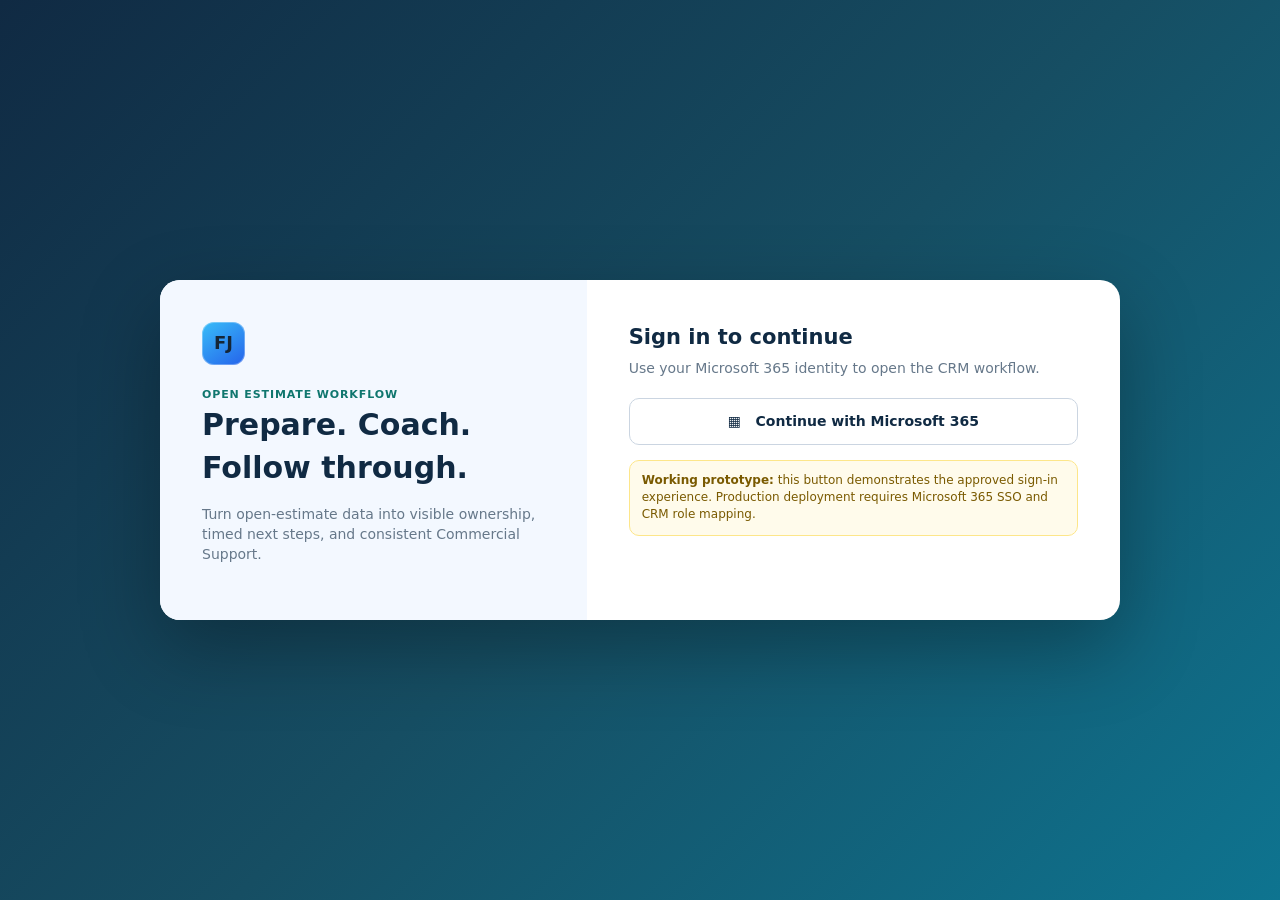
<file: crm/index.html>
<!doctype html>
<html lang="en">
<head>
  <meta charset="utf-8">
  <meta name="viewport" content="width=device-width,initial-scale=1">
  <meta name="description" content="CertaPro open estimate CRM workflow prototype">
  <title>Open Estimate CRM Workflow</title>
  <link rel="stylesheet" href="styles.css">
</head>
<body>
  <div id="app" class="app-shell"></div>
  <div id="toast" class="toast" role="status" aria-live="polite"></div>

  <script src="../data/jobs-01.js"></script><script src="../data/jobs-02.js"></script>
  <script src="../data/jobs-03.js"></script><script src="../data/jobs-04.js"></script>
  <script src="../data/jobs-05.js"></script><script src="../data/jobs-06.js"></script>
  <script src="../data/jobs-07.js"></script><script src="../data/jobs-08.js"></script>
  <script src="../data/jobs-09.js"></script><script src="../data/jobs-10.js"></script>
  <script src="../data/jobs-11.js"></script><script src="../data/jobs-12.js"></script>
  <script src="../data/jobs-13.js"></script><script src="../data/jobs-14.js"></script>
  <script src="../data/jobs-15.js"></script><script src="../data/jobs-16.js"></script>
  <script src="../data/jobs-17.js"></script><script src="../data/jobs-18.js"></script>
  <script src="app.js"></script>
</body>
</html>
</file>
<file: crm/styles.css>
:root{--navy:#102a43;--navy2:#164e63;--blue:#2563eb;--cyan:#0891b2;--teal:#0f766e;--ink:#152536;--muted:#66788a;--line:#dce4eb;--bg:#f3f6f9;--card:#fff;--green:#047857;--amber:#b45309;--red:#b42318;--shadow:0 10px 30px rgba(16,42,67,.08)}
*{box-sizing:border-box}html{background:var(--bg)}body{margin:0;background:var(--bg);color:var(--ink);font:14px/1.45 Inter,ui-sans-serif,system-ui,-apple-system,"Segoe UI",sans-serif}button,input,select,textarea{font:inherit}button{cursor:pointer}.app-shell{min-height:100vh}.topbar{background:linear-gradient(118deg,var(--navy),var(--navy2));color:#fff;padding:17px clamp(16px,3vw,36px);display:flex;align-items:center;justify-content:space-between;gap:20px;box-shadow:0 4px 18px rgba(16,42,67,.22);position:sticky;top:0;z-index:8}.brand{display:flex;align-items:center;gap:13px}.logo{width:43px;height:43px;border-radius:12px;background:linear-gradient(145deg,#38bdf8,var(--blue));display:grid;place-items:center;font-weight:900;font-size:18px;box-shadow:inset 0 0 0 1px rgba(255,255,255,.3)}.brand h1{font-size:20px;line-height:1.15;margin:0}.brand p{margin:4px 0 0;color:#cfe7f3;font-size:12px}.top-actions{display:flex;align-items:center;gap:9px}.sync,.identity{display:flex;align-items:center;gap:8px;background:rgba(255,255,255,.1);border:1px solid rgba(255,255,255,.2);padding:7px 11px;border-radius:99px;font-size:12px}.avatar{width:28px;height:28px;border-radius:99px;background:linear-gradient(145deg,#38bdf8,#0e7490);display:grid;place-items:center;font-weight:850;font-size:10px}.rolebar{display:flex;align-items:center;justify-content:space-between;gap:15px;padding:9px clamp(16px,3vw,36px);background:#e8f2f8;border-bottom:1px solid #cfe0ea;color:#35576a;font-size:12px}.role-switch{display:flex;align-items:center;gap:7px;flex-wrap:wrap}.role-switch span{font-size:10px;letter-spacing:.06em;text-transform:uppercase;font-weight:850;color:#5b7d90}.role-chip{border:1px solid #bcd3e0;background:#fff;color:#35576a;border-radius:99px;padding:6px 12px;font-weight:750}.role-chip.active{background:#0e7490;color:#fff;border-color:#0e7490}.app-grid{max-width:1720px;margin:auto;display:grid;grid-template-columns:220px minmax(0,1fr);gap:22px;padding:24px clamp(14px,3vw,36px)}.nav-card,.card{background:var(--card);border:1px solid #e5ebf0;border-radius:16px;box-shadow:var(--shadow)}.nav-card{padding:12px;align-self:start;position:sticky;top:116px}.nav-label{padding:7px 10px 9px;font-size:10px;letter-spacing:.08em;text-transform:uppercase;color:var(--muted);font-weight:850}.nav-btn{width:100%;border:0;background:transparent;color:#43566a;border-radius:10px;padding:10px 11px;text-align:left;font-weight:750;margin-bottom:3px;display:flex;align-items:center;gap:9px}.nav-btn:hover{background:#f3f8ff}.nav-btn.active{background:#e8f2f8;color:#0e7490}.nav-icon{width:20px;text-align:center}.nav-count{margin-left:auto;min-width:22px;text-align:center;background:#eef2f6;border-radius:99px;font-size:11px;padding:2px 6px}.nav-btn.active .nav-count{background:#fff}.content{min-width:0}.page-head{display:flex;justify-content:space-between;align-items:flex-end;gap:18px;margin-bottom:17px}.eyebrow{font-size:11px;letter-spacing:.08em;text-transform:uppercase;color:var(--teal);font-weight:850}.page-head h2{font-size:26px;line-height:1.12;margin:4px 0 3px;color:var(--navy)}.page-head p{margin:0;color:var(--muted)}.btn{border:1px solid #cbd5e1;background:#fff;color:var(--navy);font-weight:750;border-radius:9px;padding:8px 11px}.btn:hover{background:#f8fafc}.btn.primary{border:0;background:linear-gradient(115deg,var(--blue),#0e7490);color:#fff}.btn.danger{color:var(--red);border-color:#fecaca}.btn:disabled{opacity:.45;cursor:not-allowed}.kpis{display:grid;grid-template-columns:repeat(5,minmax(0,1fr));gap:13px;margin-bottom:18px}.kpi{padding:16px 17px}.kpi-label{font-size:10px;text-transform:uppercase;letter-spacing:.07em;color:var(--muted);font-weight:850}.kpi-value{font-size:25px;letter-spacing:-.03em;font-weight:850;margin-top:4px;color:var(--navy)}.kpi-note{font-size:11px;color:#8a9aaa;margin-top:1px}.pipeline-layout{display:grid;grid-template-columns:275px minmax(0,1fr);gap:18px;align-items:start}.filters{padding:18px;position:sticky;top:116px}.filter-head{display:flex;align-items:center;justify-content:space-between;margin-bottom:14px}.filter-head h3{font-size:15px;margin:0}.link-btn{border:0;background:transparent;color:var(--blue);font-weight:750;padding:3px}.field{margin-bottom:12px}.field label{display:block;font-size:10px;letter-spacing:.06em;text-transform:uppercase;color:var(--muted);font-weight:850;margin-bottom:5px}.field select,.field input,.field textarea{width:100%;min-height:40px;border:1px solid #ccd7e1;border-radius:9px;background:#fff;padding:8px 10px;color:var(--ink);outline:none}.field textarea{min-height:92px;resize:vertical}.field select:focus,.field input:focus,.field textarea:focus{border-color:#60a5fa;box-shadow:0 0 0 3px rgba(37,99,235,.12)}.saved-title{font-size:10px;text-transform:uppercase;letter-spacing:.06em;color:var(--muted);font-weight:850;margin:17px 0 8px;padding-top:14px;border-top:1px solid var(--line)}.saved-view{width:100%;display:flex;align-items:center;justify-content:space-between;gap:8px;border:1px solid var(--line);background:#fff;border-radius:9px;padding:8px 10px;margin-bottom:6px;text-align:left;font-size:12px;font-weight:700}.saved-view b{font-size:11px}.table-card{overflow:hidden}.toolbar{padding:14px 16px;display:flex;justify-content:space-between;align-items:center;gap:12px;border-bottom:1px solid var(--line)}.toolbar-title{font-weight:850;font-size:15px}.toolbar-note{font-size:12px;color:var(--muted);margin-top:2px}.toolbar-actions{display:flex;gap:7px;align-items:center;flex-wrap:wrap}.table-scroll{overflow:auto;max-height:650px}.jobs{width:100%;border-collapse:separate;border-spacing:0;min-width:1010px}.jobs th{position:sticky;top:0;z-index:1;background:#f8fafc;color:#526577;font-size:10px;text-transform:uppercase;letter-spacing:.06em;padding:10px 12px;border-bottom:1px solid var(--line);text-align:left}.jobs td{padding:11px 12px;border-bottom:1px solid #edf1f5;vertical-align:middle}.jobs tr[data-job]{cursor:pointer}.jobs tr[data-job]:hover{background:#f3f8ff}.job-link{font-weight:800;color:#1d4ed8;white-space:nowrap}.franchise{font-weight:700}.subtext{font-size:11px;color:var(--muted)}.money,.days{font-weight:800;font-variant-numeric:tabular-nums}.align-right{text-align:right!important}.pill{display:inline-flex;border-radius:99px;padding:4px 8px;font-size:11px;font-weight:800;white-space:nowrap}.pill.current-estimate{background:#dbeafe;color:#1d4ed8}.pill.landed-job,.pill.completed,.pill.paid{background:#d1fae5;color:#047857}.pill.dead{background:#fee2e2;color:#b42318}.pill.in-progress,.pill.schedule,.pill.pre-schedule{background:#fef3c7;color:#9a5b07}.note-dot{display:inline-block;width:8px;height:8px;border-radius:50%;background:#e2e8f0;margin-right:7px}.note-dot.unread{background:var(--teal);box-shadow:0 0 0 3px rgba(15,118,110,.16)}.empty{padding:55px 20px;text-align:center;color:var(--muted)}.pagination{padding:12px 16px;display:flex;justify-content:space-between;align-items:center;color:var(--muted);font-size:12px}.backdrop{position:fixed;inset:0;background:rgba(15,23,42,.42);z-index:20}.drawer{position:fixed;right:0;top:0;height:100%;width:min(500px,95vw);background:#fff;z-index:21;box-shadow:-16px 0 42px rgba(15,23,42,.18);overflow:auto}.drawer-head{padding:21px 23px;background:linear-gradient(120deg,var(--navy),var(--navy2));color:#fff;display:flex;justify-content:space-between;gap:15px}.drawer-head h3{font-size:20px;margin:4px 0}.drawer-head p{margin:0;color:#d6e9f3}.close{width:34px;height:34px;border-radius:9px;border:1px solid rgba(255,255,255,.25);background:rgba(255,255,255,.1);color:#fff;font-size:20px}.drawer-body{padding:21px 23px}.detail-kpis{display:grid;grid-template-columns:1fr 1fr;gap:9px;margin-bottom:16px}.detail-kpi{border:1px solid var(--line);border-radius:12px;padding:12px}.detail-kpi span{display:block;font-size:10px;text-transform:uppercase;color:var(--muted);font-weight:850;letter-spacing:.06em}.detail-kpi strong{font-size:18px;color:var(--navy)}.coach{border-radius:12px;padding:12px 13px;margin-bottom:17px}.coach strong{display:block}.coach p{margin:3px 0 0;font-size:12px}.section-title{margin:18px 0 9px;font-size:10px;text-transform:uppercase;letter-spacing:.08em;color:var(--muted);font-weight:850}.form-row{display:grid;grid-template-columns:1fr 1fr;gap:10px}.priority-row{display:flex;gap:7px}.priority{flex:1;border:1px solid var(--line);background:#fff;border-radius:9px;padding:8px}.priority.active[data-priority="High"]{background:#fef2f2;color:var(--red);border-color:#fecaca}.priority.active[data-priority="Normal"]{background:#eff6ff;color:#1d4ed8;border-color:#bfdbfe}.priority.active[data-priority="Low"]{background:#f8fafc;color:#526577}.toggle-row{display:flex;align-items:center;justify-content:space-between;gap:15px;border:1px solid var(--line);border-radius:10px;padding:10px 11px}.switch{width:38px;height:22px;border:0;border-radius:99px;background:#cbd5e1;padding:2px;transition:.18s}.switch:after{content:"";display:block;width:18px;height:18px;border-radius:50%;background:#fff;transition:.18s}.switch.on{background:var(--teal)}.switch.on:after{transform:translateX(16px)}.save-row{display:flex;gap:8px;margin-top:16px}.save-row .btn.primary{flex:1}.save-message{min-height:18px;margin-top:7px;font-size:12px;color:var(--teal)}.audit{border-left:2px solid var(--line);margin-left:5px;padding-left:14px}.audit-item{position:relative;margin-bottom:11px}.audit-item:before{content:"";position:absolute;width:8px;height:8px;border-radius:50%;background:var(--teal);left:-19px;top:5px}.audit-item b{display:block;font-size:12px}.audit-item span{font-size:11px;color:var(--muted)}.board{display:grid;grid-template-columns:repeat(4,minmax(220px,1fr));gap:14px;align-items:start}.lane{padding:14px;min-height:480px}.lane-head{display:flex;justify-content:space-between;align-items:center;margin-bottom:12px}.lane-head h3{font-size:14px;margin:0}.lane-count{font-size:11px;border-radius:99px;background:#eef2f6;padding:3px 7px;font-weight:800}.task-card{border:1px solid var(--line);border-radius:12px;padding:12px;margin-bottom:9px;background:#fff}.task-card.overdue{border-left:4px solid var(--red)}.task-card.today{border-left:4px solid var(--amber)}.task-card.upcoming{border-left:4px solid var(--blue)}.task-card.complete{border-left:4px solid var(--teal);opacity:.78}.task-card h4{margin:0 0 5px;font-size:13px}.task-meta{font-size:11px;color:var(--muted);margin-bottom:8px}.task-action{font-size:12px;margin-bottom:9px}.task-card .btn{font-size:11px;padding:6px 8px}.two-col{display:grid;grid-template-columns:minmax(0,1.3fr) minmax(300px,.7fr);gap:18px}.panel{padding:18px}.panel h3{font-size:15px;margin:0 0 4px}.panel>p{color:var(--muted);margin:0 0 15px}.choice-grid{display:grid;grid-template-columns:repeat(3,1fr);gap:10px}.choice{border:1px solid var(--line);background:#fff;border-radius:12px;padding:13px;text-align:left}.choice.active{border:2px solid var(--blue);background:#f3f8ff}.choice strong{display:block;color:var(--navy)}.choice span{display:block;color:var(--muted);font-size:11px;margin-top:3px}.definition-list{display:grid;grid-template-columns:160px 1fr;border:1px solid var(--line);border-radius:12px;overflow:hidden}.definition-list dt,.definition-list dd{margin:0;padding:10px 12px;border-bottom:1px solid var(--line)}.definition-list dt{background:#f8fafc;font-weight:800}.definition-list dd:nth-last-child(-n+2),.definition-list dt:nth-last-child(-n+2){border-bottom:0}.permission-table{width:100%;border-collapse:collapse}.permission-table th,.permission-table td{padding:11px 12px;border-bottom:1px solid var(--line);text-align:left}.permission-table th{font-size:10px;text-transform:uppercase;letter-spacing:.06em;color:var(--muted);background:#f8fafc}.yes{color:var(--teal);font-weight:800}.limited{color:var(--amber);font-weight:800}.no{color:#98a7b5}.digest{border:1px solid var(--line);border-radius:14px;overflow:hidden;background:#fff}.digest-head{background:linear-gradient(118deg,var(--navy),var(--navy2));color:#fff;padding:15px 17px}.digest-head h3{margin:0}.digest-head p{margin:3px 0 0;color:#cfe7f3;font-size:12px}.digest-body{padding:17px}.digest-stat{display:grid;grid-template-columns:repeat(3,1fr);gap:8px;margin:12px 0}.digest-stat div{background:#f8fafc;border:1px solid var(--line);border-radius:10px;padding:10px}.digest-stat b{display:block;font-size:18px;color:var(--navy)}.rule{display:flex;align-items:center;justify-content:space-between;gap:15px;padding:11px 0;border-bottom:1px solid var(--line)}.rule:last-child{border-bottom:0}.rule strong{display:block}.rule span{color:var(--muted);font-size:11px}.signin{min-height:100vh;background:linear-gradient(135deg,var(--navy),#164e63 52%,#0e7490);display:grid;place-items:center;padding:25px}.signin-card{width:min(960px,100%);display:grid;grid-template-columns:1fr 1.25fr;overflow:hidden;background:#fff;border-radius:20px;box-shadow:0 28px 80px rgba(0,0,0,.3)}.signin-intro{padding:42px;background:#f3f8ff}.signin-intro .logo{margin-bottom:22px}.signin-intro h1{font-size:30px;color:var(--navy);margin:0 0 9px}.signin-intro p{color:var(--muted)}.signin-panel{padding:42px}.signin-panel h2{margin:0 0 6px;color:var(--navy)}.signin-panel>p{color:var(--muted);margin:0 0 20px}.signin-button{width:100%;border:1px solid #cbd5e1;background:#fff;border-radius:10px;padding:12px;font-weight:800;color:var(--navy)}.signin-button:hover{background:#f8fafc}.demo-note{margin-top:15px;padding:11px 12px;border-radius:10px;background:#fffbeb;border:1px solid #fde68a;color:#7a5a00;font-size:12px}.toast{position:fixed;right:22px;bottom:22px;background:var(--navy);color:#fff;padding:11px 14px;border-radius:10px;box-shadow:var(--shadow);z-index:40;opacity:0;transform:translateY(8px);pointer-events:none;transition:.2s}.toast.show{opacity:1;transform:none}.loading{min-height:100vh;display:grid;place-items:center;color:var(--muted)}
@media(max-width:1180px){.kpis{grid-template-columns:repeat(3,1fr)}.pipeline-layout{grid-template-columns:1fr}.filters{position:static}.board{grid-template-columns:repeat(2,1fr)}.two-col{grid-template-columns:1fr}}
@media(max-width:820px){.topbar{position:static;align-items:flex-start}.sync{display:none}.rolebar{align-items:flex-start;flex-direction:column}.app-grid{grid-template-columns:1fr}.nav-card{position:static;display:flex;overflow:auto}.nav-label{display:none}.nav-btn{width:auto;white-space:nowrap}.nav-count{display:none}.kpis{grid-template-columns:repeat(2,1fr)}.board{grid-template-columns:1fr}.choice-grid{grid-template-columns:1fr}.signin-card{grid-template-columns:1fr}.signin-intro{display:none}.page-head{align-items:flex-start;flex-direction:column}.top-actions .identity>span{display:none}}
@media(max-width:560px){.topbar{padding:13px}.brand h1{font-size:16px}.brand p{display:none}.identity{padding:5px}.rolebar{padding:8px 12px}.app-grid{padding:12px}.kpis{grid-template-columns:1fr 1fr;gap:8px}.kpi{padding:12px}.kpi-value{font-size:20px}.form-row{grid-template-columns:1fr}.toolbar{align-items:flex-start;flex-direction:column}.digest-stat{grid-template-columns:1fr}.definition-list{grid-template-columns:110px 1fr}}
</file>
